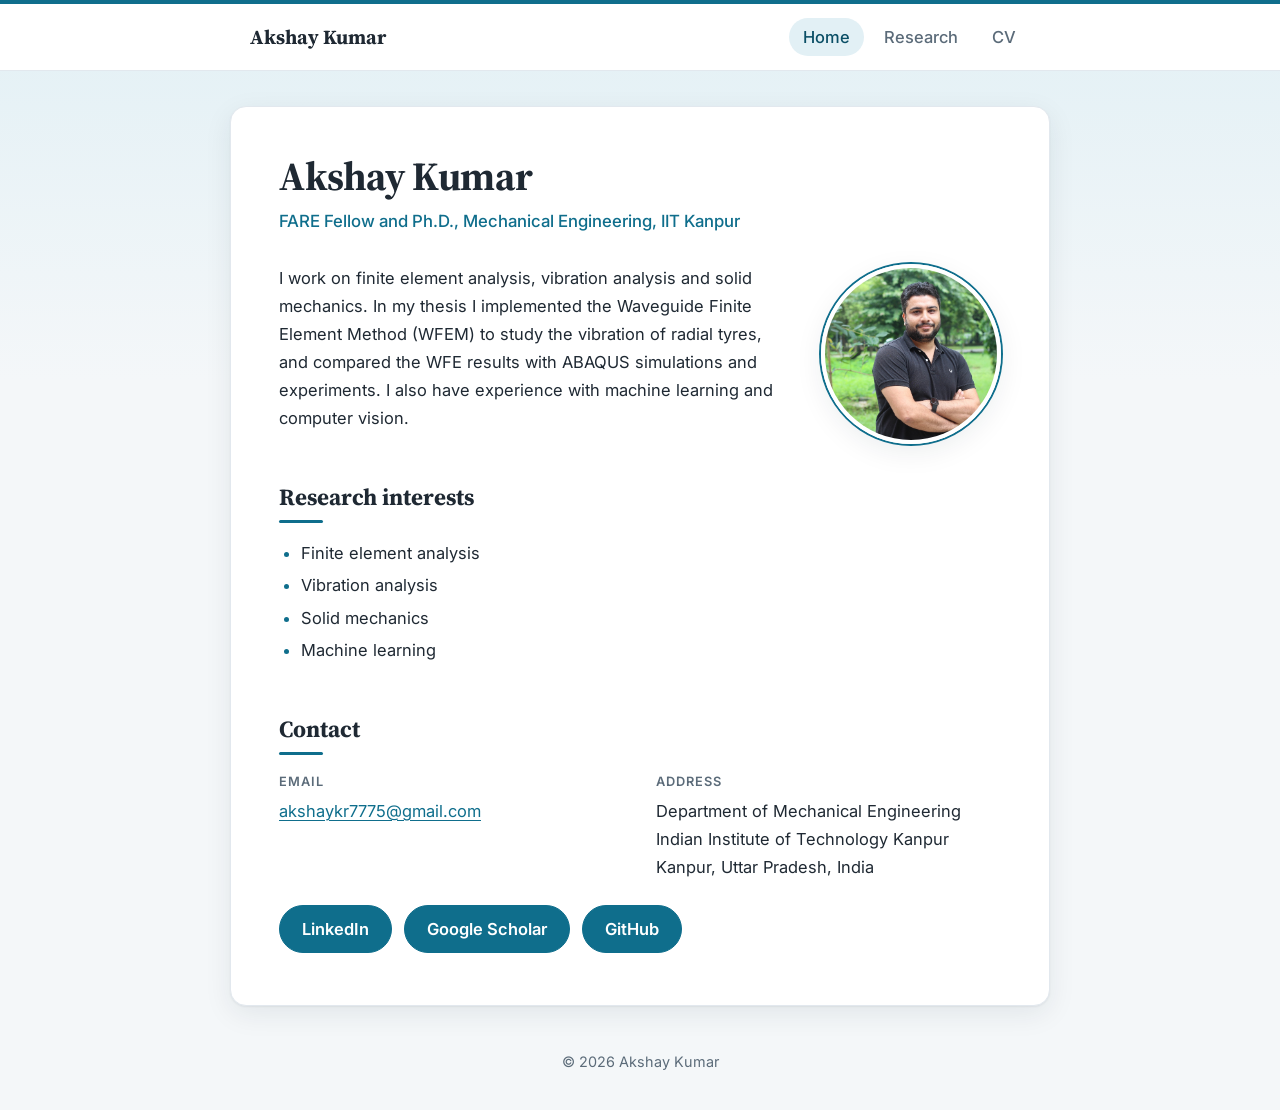
<file: index.html>
<!DOCTYPE html>
<html lang="en">
<head>
  <meta charset="utf-8">
  <meta name="viewport" content="width=device-width, initial-scale=1">
  <title>Akshay Kumar</title>
  <meta name="description" content="Personal page of Akshay Kumar, Mechanical Engineering, IIT Kanpur. Finite element analysis, vibration analysis and machine learning.">
  <link rel="stylesheet" href="style.css">
</head>
<body>
  <header>
    <nav>
      <a class="site-name" href="index.html">Akshay Kumar</a>
      <a class="active" href="index.html">Home</a>
      <a href="research.html">Research</a>
      <a href="cv.html">CV</a>
    </nav>
  </header>

  <main>
    <h1>Akshay Kumar</h1>
    <p class="subtitle">FARE Fellow and Ph.D., Mechanical Engineering, IIT Kanpur</p>

    <!-- PHOTO: to show your photo, just upload a file named photo.jpg next to this page. If the file is missing, nothing is shown. -->
    <img src="photo.jpg" alt="Akshay Kumar" width="180" class="profile-photo" onerror="this.style.display='none'">

    <p>
      I work on finite element analysis, vibration analysis and solid mechanics. In my thesis I
      implemented the Waveguide Finite Element Method (WFEM) to study the vibration of radial tyres,
      and compared the WFE results with ABAQUS simulations and experiments. I also have experience with
      machine learning and computer vision.
    </p>



    <h2>Research interests</h2>
    <ul>
      <li>Finite element analysis</li>
      <li>Vibration analysis</li>
      <li>Solid mechanics</li>
      <li>Machine learning</li>
    </ul>

    <h2 id="contact">Contact</h2>
    <div class="contact-grid">
      <div>
        <p class="contact-label">Email</p>
        <p><a href="mailto:akshaykr7775@gmail.com">akshaykr7775@gmail.com</a></p>
      </div>
      <div>
        <p class="contact-label">Address</p>
        <p>
          Department of Mechanical Engineering<br>
          Indian Institute of Technology Kanpur<br>
          Kanpur, Uttar Pradesh, India
        </p>
      </div>
    </div>

    <div class="profile-links">
      <a class="button" href="https://www.linkedin.com/in/akshaykumar7775" target="_blank" rel="noopener">LinkedIn</a>
      <a class="button" href="https://scholar.google.com/citations?user=7mufNDMAAAAJ&amp;hl=en" target="_blank" rel="noopener">Google Scholar</a>
      <a class="button" href="https://github.com/akshaykr7" target="_blank" rel="noopener">GitHub</a>
    </div>
  </main>

  <footer>
    &copy; 2026 Akshay Kumar
  </footer>
</body>
</html>
</file>
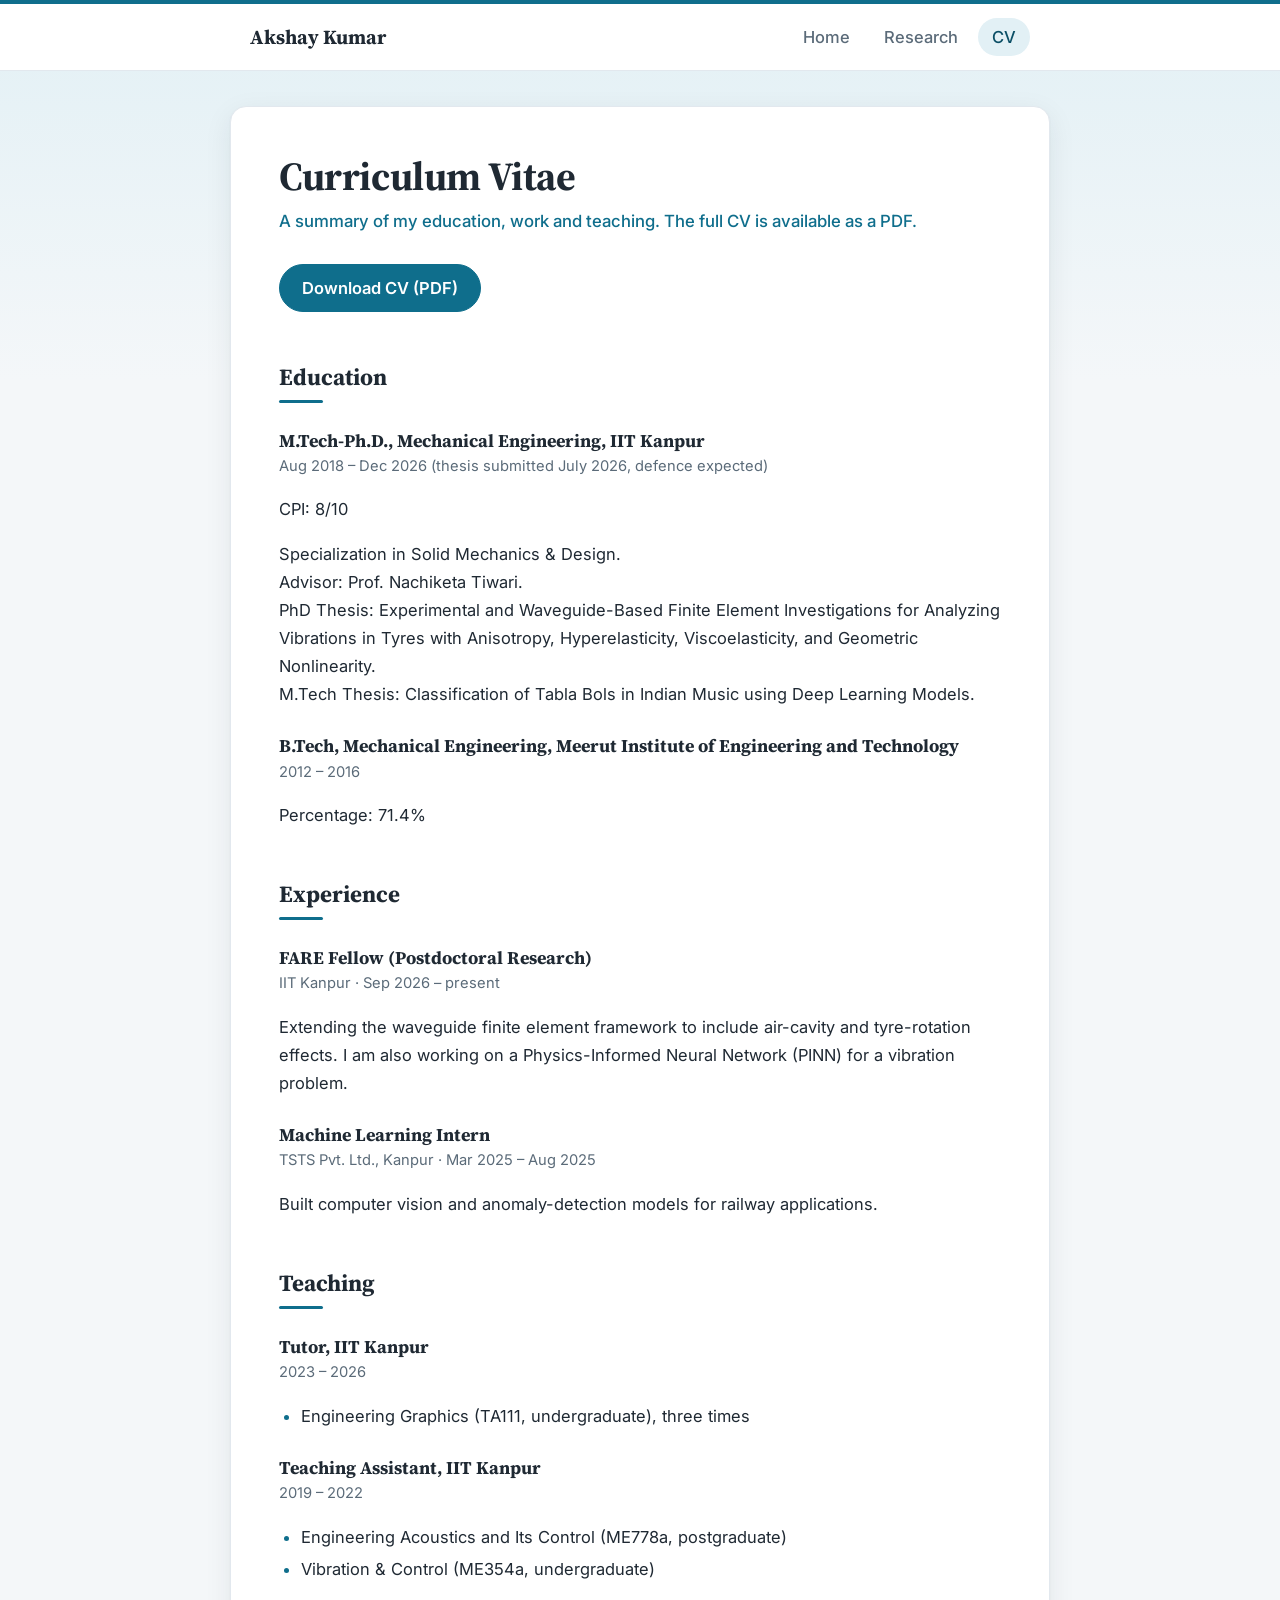
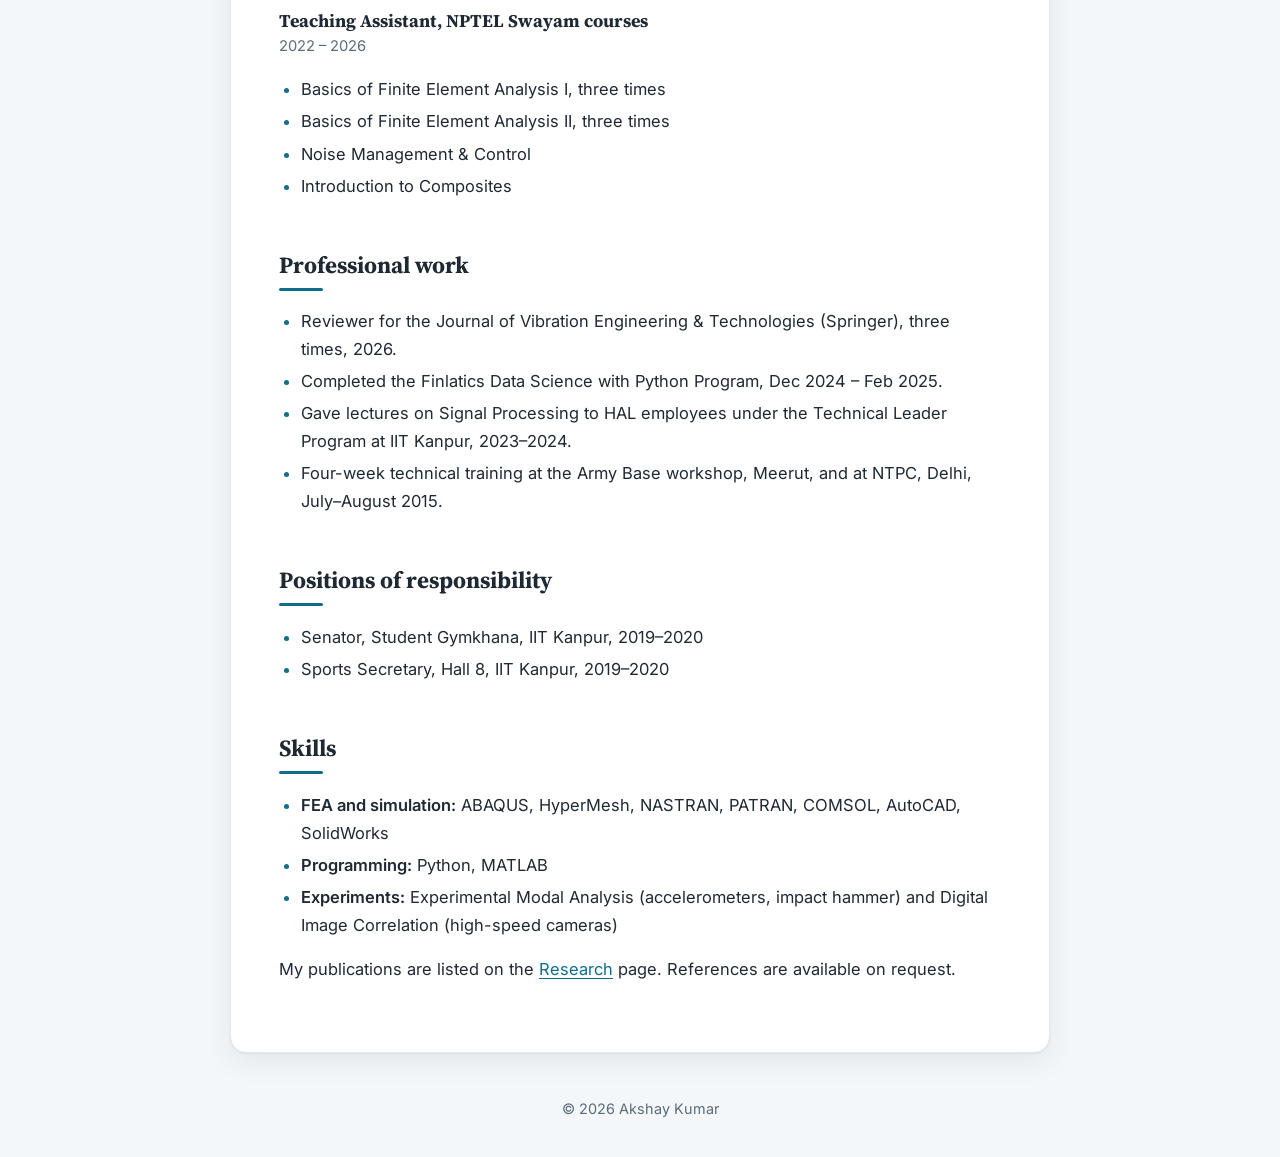
<file: cv.html>
<!DOCTYPE html>
<html lang="en">
<head>
  <meta charset="utf-8">
  <meta name="viewport" content="width=device-width, initial-scale=1">
  <title>CV | Akshay Kumar</title>
  <link rel="stylesheet" href="style.css">
</head>
<body>
  <header>
    <nav>
      <a class="site-name" href="index.html">Akshay Kumar</a>
      <a href="index.html">Home</a>
      <a href="research.html">Research</a>
      <a class="active" href="cv.html">CV</a>
    </nav>
  </header>

  <main>
    <h1>Curriculum Vitae</h1>
    <p class="subtitle">A summary of my education, work and teaching. The full CV is available as a PDF.</p>

    <p><a class="button" href="cv.pdf">Download CV (PDF)</a></p>

    <h2>Education</h2>

    <h3>M.Tech-Ph.D., Mechanical Engineering, IIT Kanpur</h3>
    <p class="meta">Aug 2018 &ndash; Dec 2026 (thesis submitted July 2026, defence expected)</p>
    <p> CPI: 8/10</p>
    <p>
      Specialization in Solid Mechanics &amp; Design.<br>
      Advisor: Prof. Nachiketa Tiwari.<br>
      PhD Thesis: Experimental and Waveguide-Based Finite Element Investigations for Analyzing Vibrations
      in Tyres with Anisotropy, Hyperelasticity, Viscoelasticity, and Geometric Nonlinearity.<br>
      M.Tech Thesis: Classification of Tabla Bols in Indian Music using Deep Learning Models.
    </p>

    <h3>B.Tech, Mechanical Engineering, Meerut Institute of Engineering and Technology</h3>
    <p class="meta">2012 &ndash; 2016</p>
    <p> Percentage: 71.4%</p>

    <h2>Experience</h2>

    <h3>FARE Fellow (Postdoctoral Research)</h3>
    <p class="meta">IIT Kanpur &middot; Sep 2026 &ndash; present</p>
    <p>Extending the waveguide finite element framework to include air-cavity and tyre-rotation effects. I am also working on a Physics-Informed Neural Network (PINN) for a vibration problem.</p>

    <h3>Machine Learning Intern</h3>
    <p class="meta">TSTS Pvt. Ltd., Kanpur &middot; Mar 2025 &ndash; Aug 2025</p>
    <p>Built computer vision and anomaly-detection models for railway applications.</p>

    <h2>Teaching</h2>

    <h3>Tutor, IIT Kanpur</h3>
    <p class="meta">2023 &ndash; 2026</p>
    <ul>
      <li>Engineering Graphics (TA111, undergraduate), three times</li>
    </ul>

    <h3>Teaching Assistant, IIT Kanpur</h3>
    <p class="meta">2019 &ndash; 2022</p>
    <ul>
      <li>Engineering Acoustics and Its Control (ME778a, postgraduate)</li>
      <li>Vibration &amp; Control (ME354a, undergraduate)</li>
    </ul>

    <h3>Teaching Assistant, NPTEL Swayam courses</h3>
    <p class="meta">2022 &ndash; 2026</p>
    <ul>
      <li>Basics of Finite Element Analysis I, three times</li>
      <li>Basics of Finite Element Analysis II, three times</li>
      <li>Noise Management &amp; Control</li>
      <li>Introduction to Composites</li>
    </ul>

    <h2>Professional work</h2>
    <ul>
      <li>Reviewer for the Journal of Vibration Engineering &amp; Technologies (Springer), three times, 2026.</li>
      <li>Completed the Finlatics Data Science with Python Program, Dec 2024 &ndash; Feb 2025.</li>
      <li>Gave lectures on Signal Processing to HAL employees under the Technical Leader Program at IIT Kanpur, 2023&ndash;2024.</li>
      <li>Four-week technical training at the Army Base workshop, Meerut, and at NTPC, Delhi, July&ndash;August 2015.</li>
    </ul>

    <h2>Positions of responsibility</h2>
    <ul>
      <li>Senator, Student Gymkhana, IIT Kanpur, 2019&ndash;2020</li>
      <li>Sports Secretary, Hall 8, IIT Kanpur, 2019&ndash;2020</li>
    </ul>

    <h2>Skills</h2>
    <ul>
      <li><strong>FEA and simulation:</strong> ABAQUS, HyperMesh, NASTRAN, PATRAN, COMSOL, AutoCAD, SolidWorks</li>
      <li><strong>Programming:</strong> Python, MATLAB</li>
      <li><strong>Experiments:</strong> Experimental Modal Analysis (accelerometers, impact hammer) and Digital Image Correlation (high-speed cameras)</li>
    </ul>

    <p>My publications are listed on the <a href="research.html">Research</a> page. References are available on request.</p>
  </main>

  <footer>
    &copy; 2026 Akshay Kumar
  </footer>
</body>
</html>
</file>
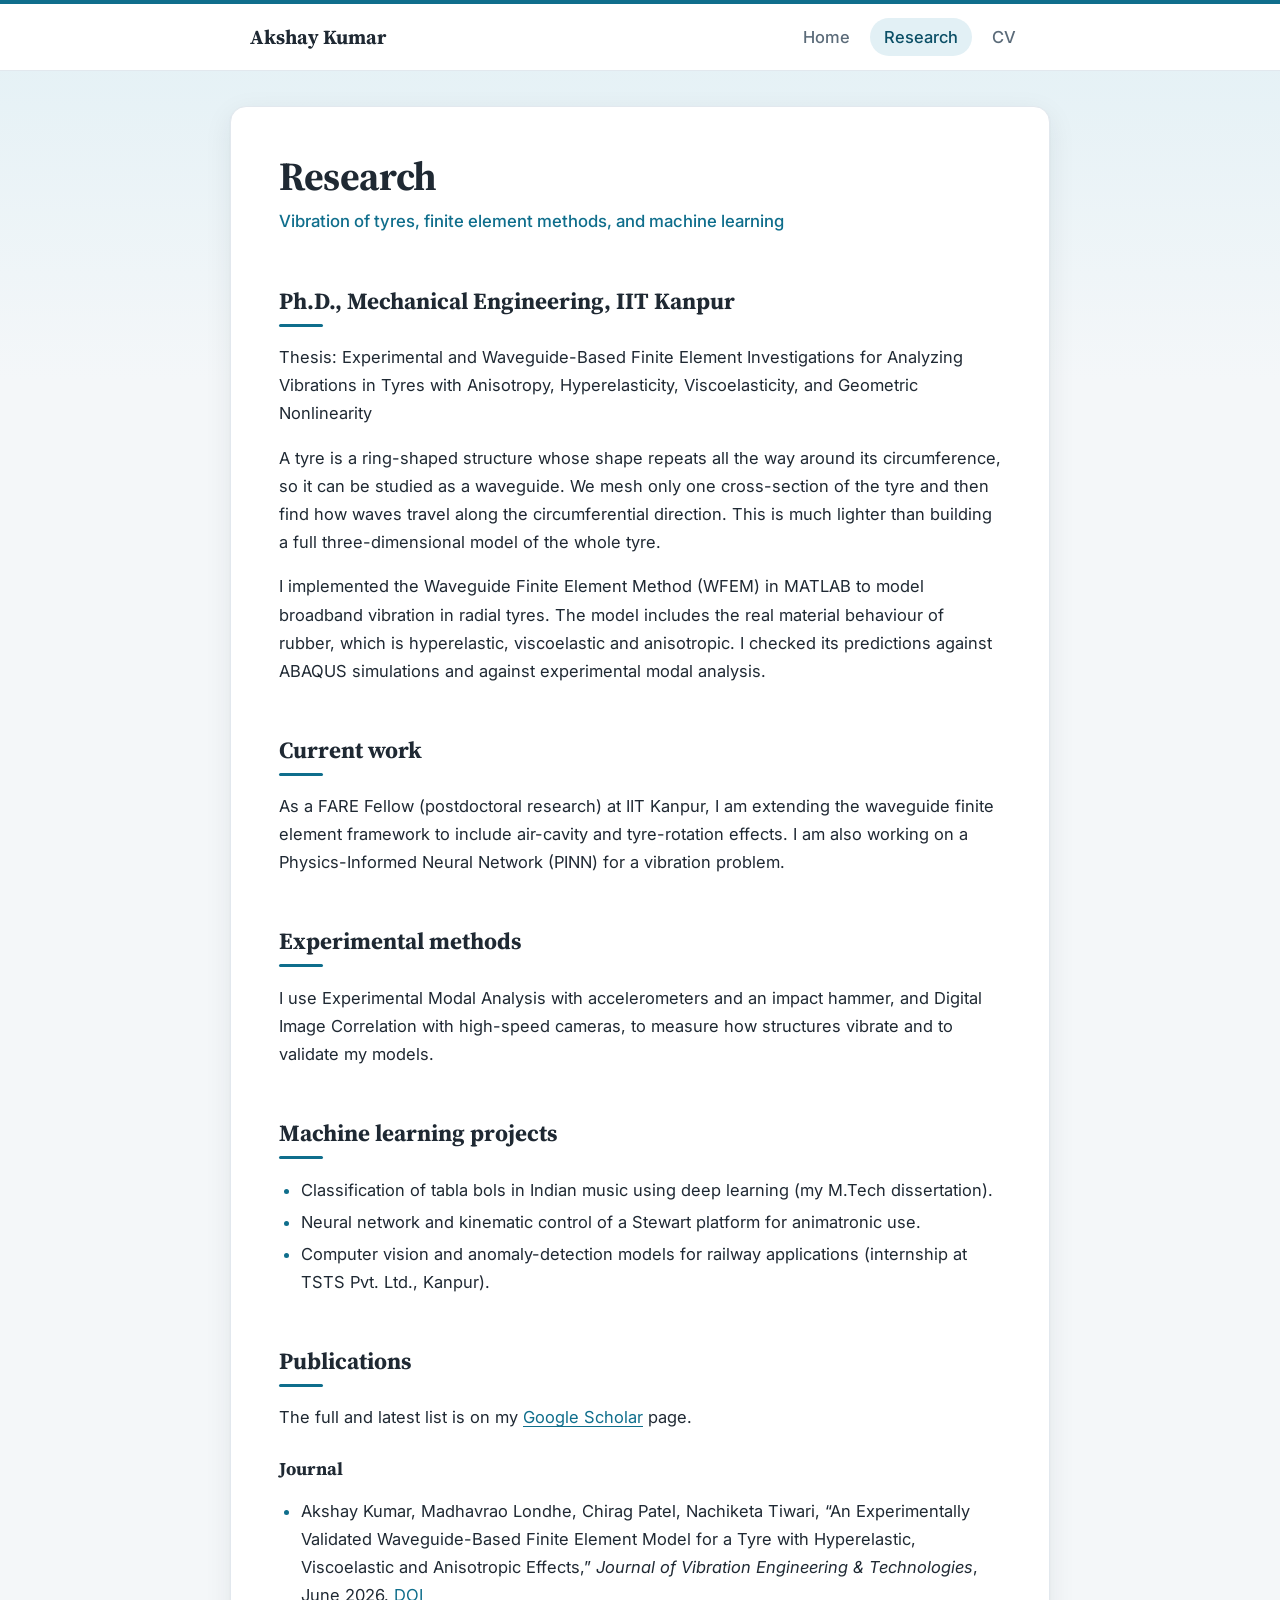
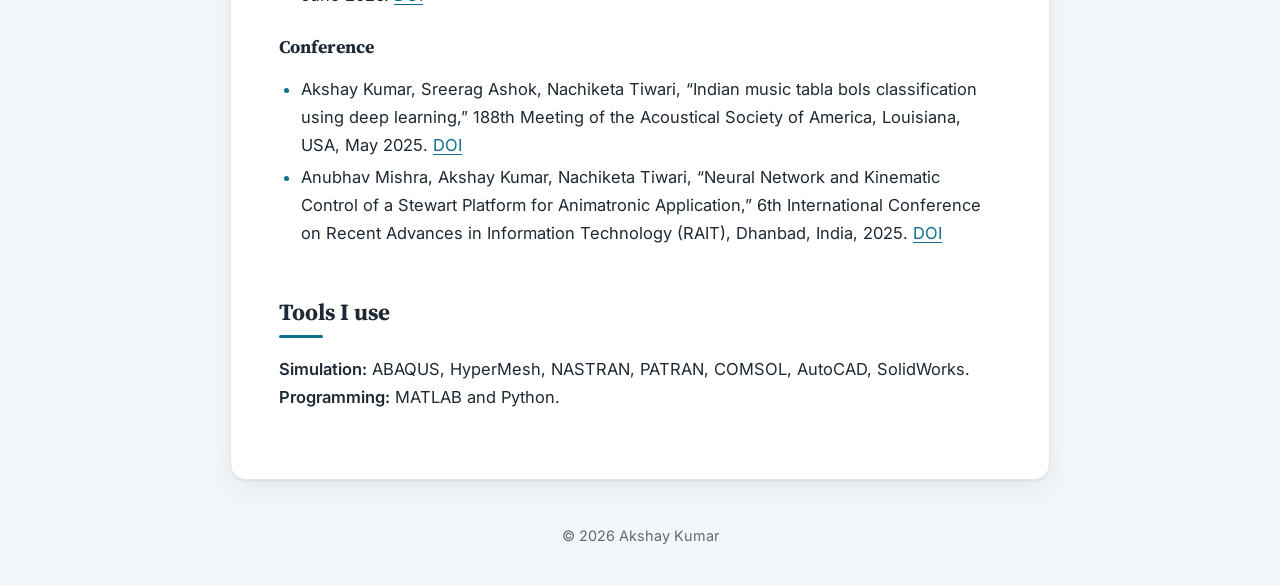
<file: research.html>
<!DOCTYPE html>
<html lang="en">
<head>
  <meta charset="utf-8">
  <meta name="viewport" content="width=device-width, initial-scale=1">
  <title>Research | Akshay Kumar</title>
  <link rel="stylesheet" href="style.css">
</head>
<body>
  <header>
    <nav>
      <a class="site-name" href="index.html">Akshay Kumar</a>
      <a href="index.html">Home</a>
      <a class="active" href="research.html">Research</a>
      <a href="cv.html">CV</a>
    </nav>
  </header>

  <main>
    <h1>Research</h1>
    <p class="subtitle">Vibration of tyres, finite element methods, and machine learning</p>

    <h2>Ph.D., Mechanical Engineering, IIT Kanpur</h2>
    <p>
      Thesis: Experimental and Waveguide-Based Finite Element Investigations for
      Analyzing Vibrations in Tyres with Anisotropy, Hyperelasticity, Viscoelasticity, and Geometric
      Nonlinearity
    </p>
    <p>
      A tyre is a ring-shaped structure whose shape repeats all the way around its circumference, so it
      can be studied as a waveguide. We mesh only one cross-section of the tyre and then find how waves
      travel along the circumferential direction. This is much lighter than building a full
      three-dimensional model of the whole tyre.
    </p>
    <p>
      I implemented the Waveguide Finite Element Method (WFEM) in MATLAB to model
      broadband vibration in radial tyres. The model includes the real material behaviour of rubber, which
      is hyperelastic, viscoelastic and anisotropic. I checked its predictions against ABAQUS simulations
      and against experimental modal analysis.
    </p>

    <h2>Current work</h2>
    <p>
      As a FARE Fellow (postdoctoral research) at IIT Kanpur, I am extending the waveguide finite element
      framework to include air-cavity and tyre-rotation effects. I am also working on a Physics-Informed
      Neural Network (PINN) for a vibration problem.
    </p>

    <h2>Experimental methods</h2>
    <p>
      I use Experimental Modal Analysis with accelerometers and an impact hammer, and Digital Image
      Correlation with high-speed cameras, to measure how structures vibrate and to validate my models.
    </p>

    <h2>Machine learning projects</h2>
    <ul>
      <li>Classification of tabla bols in Indian music using deep learning (my M.Tech dissertation).</li>
      <li>Neural network and kinematic control of a Stewart platform for animatronic use.</li>
      <li>Computer vision and anomaly-detection models for railway applications (internship at TSTS Pvt. Ltd., Kanpur).</li>
    </ul>

    <h2>Publications</h2>
    <p>
      The full and latest list is on my
      <a href="https://scholar.google.com/citations?user=7mufNDMAAAAJ&amp;hl=en">Google Scholar</a> page.
    </p>

    <h3>Journal</h3>
    <ul>
      <li>
        Akshay Kumar, Madhavrao Londhe, Chirag Patel, Nachiketa Tiwari,
        &ldquo;An Experimentally Validated Waveguide-Based Finite Element Model for a Tyre with
        Hyperelastic, Viscoelastic and Anisotropic Effects,&rdquo; <em>Journal of Vibration Engineering
        &amp; Technologies</em>, June 2026.
        <a href="https://doi.org/10.1007/s42417-026-02628-z">DOI</a>
      </li>
    </ul>

    <h3>Conference</h3>
    <ul>
      <li>
        Akshay Kumar, Sreerag Ashok, Nachiketa Tiwari, &ldquo;Indian music tabla bols classification
        using deep learning,&rdquo; 188th Meeting of the Acoustical Society of America, Louisiana, USA,
        May 2025.
        <a href="https://doi.org/10.1121/2.0002191">DOI</a>
      </li>
      <li>
        Anubhav Mishra, Akshay Kumar, Nachiketa Tiwari, &ldquo;Neural Network and Kinematic Control of a
        Stewart Platform for Animatronic Application,&rdquo; 6th International Conference on Recent
        Advances in Information Technology (RAIT), Dhanbad, India, 2025.
        <a href="https://doi.org/10.1109/RAIT65068.2025.11089023">DOI</a>
      </li>
    </ul>

    <h2>Tools I use</h2>
    <p>
      <strong>Simulation:</strong> ABAQUS, HyperMesh, NASTRAN, PATRAN, COMSOL, AutoCAD, SolidWorks.<br>
      <strong>Programming:</strong> MATLAB and Python.
    </p>
  </main>

  <footer>
    &copy; 2026 Akshay Kumar
  </footer>
</body>
</html>
</file>
<file: style.css>
/* Simple theme for the personal page. Change the colours here. */
@import url("https://fonts.googleapis.com/css2?family=Inter:wght@400;500;600;700&family=Source+Serif+4:opsz,wght@8..60,600;8..60,700&display=swap");

:root {
  --text: #1f2933;
  --muted: #5b6b79;
  --accent: #0f6e8c;
  --accent-dark: #0b4f66;
  --accent-soft: #e2f0f5;
  --line: #e2e8ee;
  --bg: #f4f7f9;
  --surface: #ffffff;
  --shadow: 0 1px 2px rgba(16, 42, 56, 0.06), 0 8px 28px rgba(16, 42, 56, 0.08);

  --font-body: "Inter", -apple-system, "Segoe UI", Roboto, Helvetica, Arial, sans-serif;
  --font-head: "Source Serif 4", Georgia, "Times New Roman", serif;
}

/* Dark colours, used automatically when the visitor's device is in dark mode */
@media (prefers-color-scheme: dark) {
  :root {
    --text: #e6edf3;
    --muted: #9aa8b5;
    --accent: #4fb3d1;
    --accent-dark: #86cfe4;
    --accent-soft: #15303a;
    --line: #26343f;
    --bg: #0e161d;
    --surface: #15202a;
    --shadow: 0 1px 2px rgba(0, 0, 0, 0.3), 0 8px 28px rgba(0, 0, 0, 0.35);
  }
}

* { box-sizing: border-box; }

body {
  margin: 0;
  font-family: var(--font-body);
  color: var(--text);
  background: var(--bg) linear-gradient(180deg, var(--accent-soft) 0, var(--bg) 380px) no-repeat;
  line-height: 1.7;
  font-size: 16.5px;
}

/* ---------- Header and menu ---------- */

header {
  position: sticky;
  top: 0;
  z-index: 10;
  background: var(--surface);
  border-top: 4px solid var(--accent);
  box-shadow: 0 1px 0 var(--line);
}

nav {
  max-width: 820px;
  margin: 0 auto;
  padding: 14px 20px;
  display: flex;
  flex-wrap: wrap;
  gap: 6px;
  align-items: center;
}

nav .site-name {
  font-family: var(--font-head);
  font-weight: 700;
  font-size: 1.25rem;
  margin-right: auto;
  padding: 0;
  color: var(--text);
}

nav a {
  color: var(--muted);
  text-decoration: none;
  font-weight: 500;
  padding: 5px 14px;
  border-radius: 999px;
  transition: background 0.15s, color 0.15s;
}

nav a:hover {
  color: var(--accent-dark);
  background: var(--accent-soft);
}

nav a.active {
  color: var(--accent-dark);
  background: var(--accent-soft);
}

nav .site-name:hover {
  background: none;
  color: var(--accent);
}

/* ---------- Page content ---------- */

main {
  max-width: 820px;
  margin: 36px auto;
  padding: 44px 48px 52px;
  background: var(--surface);
  border: 1px solid var(--line);
  border-radius: 16px;
  box-shadow: var(--shadow);
}

h1, h2, h3 {
  font-family: var(--font-head);
  line-height: 1.25;
}

h1 {
  font-size: 2.5rem;
  margin: 0 0 6px;
  letter-spacing: -0.01em;
}

.subtitle {
  color: var(--accent);
  font-weight: 500;
  font-size: 1.05rem;
  margin: 0 0 28px;
}

h2 {
  font-size: 1.45rem;
  margin: 2.2em 0 0.7em;
}

h2::after {
  content: "";
  display: block;
  width: 44px;
  height: 3px;
  margin-top: 8px;
  border-radius: 3px;
  background: var(--accent);
}

h3 {
  font-size: 1.12rem;
  margin: 1.5em 0 2px;
}

.meta {
  color: var(--muted);
  margin: 0 0 4px;
  font-size: 0.92rem;
}

a {
  color: var(--accent);
  text-decoration-thickness: 1px;
  text-underline-offset: 3px;
}

a:hover { color: var(--accent-dark); }

ul { padding-left: 22px; }
li { margin-bottom: 4px; }
li::marker { color: var(--accent); }

strong { font-weight: 600; }

/* ---------- Buttons ---------- */

.button {
  display: inline-block;
  padding: 9px 22px;
  border: 1px solid var(--accent);
  border-radius: 999px;
  background: var(--accent);
  color: #ffffff;
  font-weight: 600;
  text-decoration: none;
  transition: background 0.15s, border-color 0.15s, transform 0.15s, box-shadow 0.15s;
}

.button:hover {
  background: var(--accent-dark);
  border-color: var(--accent-dark);
  color: #ffffff;
  transform: translateY(-1px);
  box-shadow: 0 6px 16px rgba(15, 110, 140, 0.25);
}

@media (prefers-color-scheme: dark) {
  .button, .button:hover { color: #0e161d; }
}

.profile-links {
  display: flex;
  flex-wrap: wrap;
  gap: 12px;
  margin-top: 24px;
}

/* ---------- Contact block on the home page ---------- */

.contact-grid {
  display: grid;
  grid-template-columns: repeat(auto-fit, minmax(240px, 1fr));
  gap: 20px 32px;
}

.contact-grid p { margin: 0; }

.contact-grid .contact-label {
  color: var(--muted);
  font-size: 0.8rem;
  font-weight: 600;
  letter-spacing: 0.08em;
  text-transform: uppercase;
  margin-bottom: 4px;
}

/* ---------- Photo on the home page ---------- */

.profile-photo {
  float: right;
  width: 180px;
  height: 180px;
  object-fit: cover;
  object-position: center top;
  margin: 0 0 16px 28px;
  border-radius: 50%;
  border: 4px solid var(--surface);
  box-shadow: 0 0 0 2px var(--accent), var(--shadow);
}

/* ---------- Footer ---------- */

footer {
  max-width: 820px;
  margin: 0 auto;
  padding: 8px 20px 36px;
  text-align: center;
  color: var(--muted);
  font-size: 0.9rem;
}

/* ---------- Phones ---------- */

@media (max-width: 600px) {
  nav { padding: 12px 16px; gap: 4px; }
  nav .site-name { flex-basis: 100%; margin-bottom: 4px; }
  nav a { padding: 4px 12px; }

  main {
    margin: 16px;
    padding: 28px 20px 36px;
    border-radius: 12px;
  }

  h1 { font-size: 2rem; }

  .profile-photo {
    float: none;
    display: block;
    width: 160px;
    height: 160px;
    margin: 0 auto 24px;
  }
}
</file>
